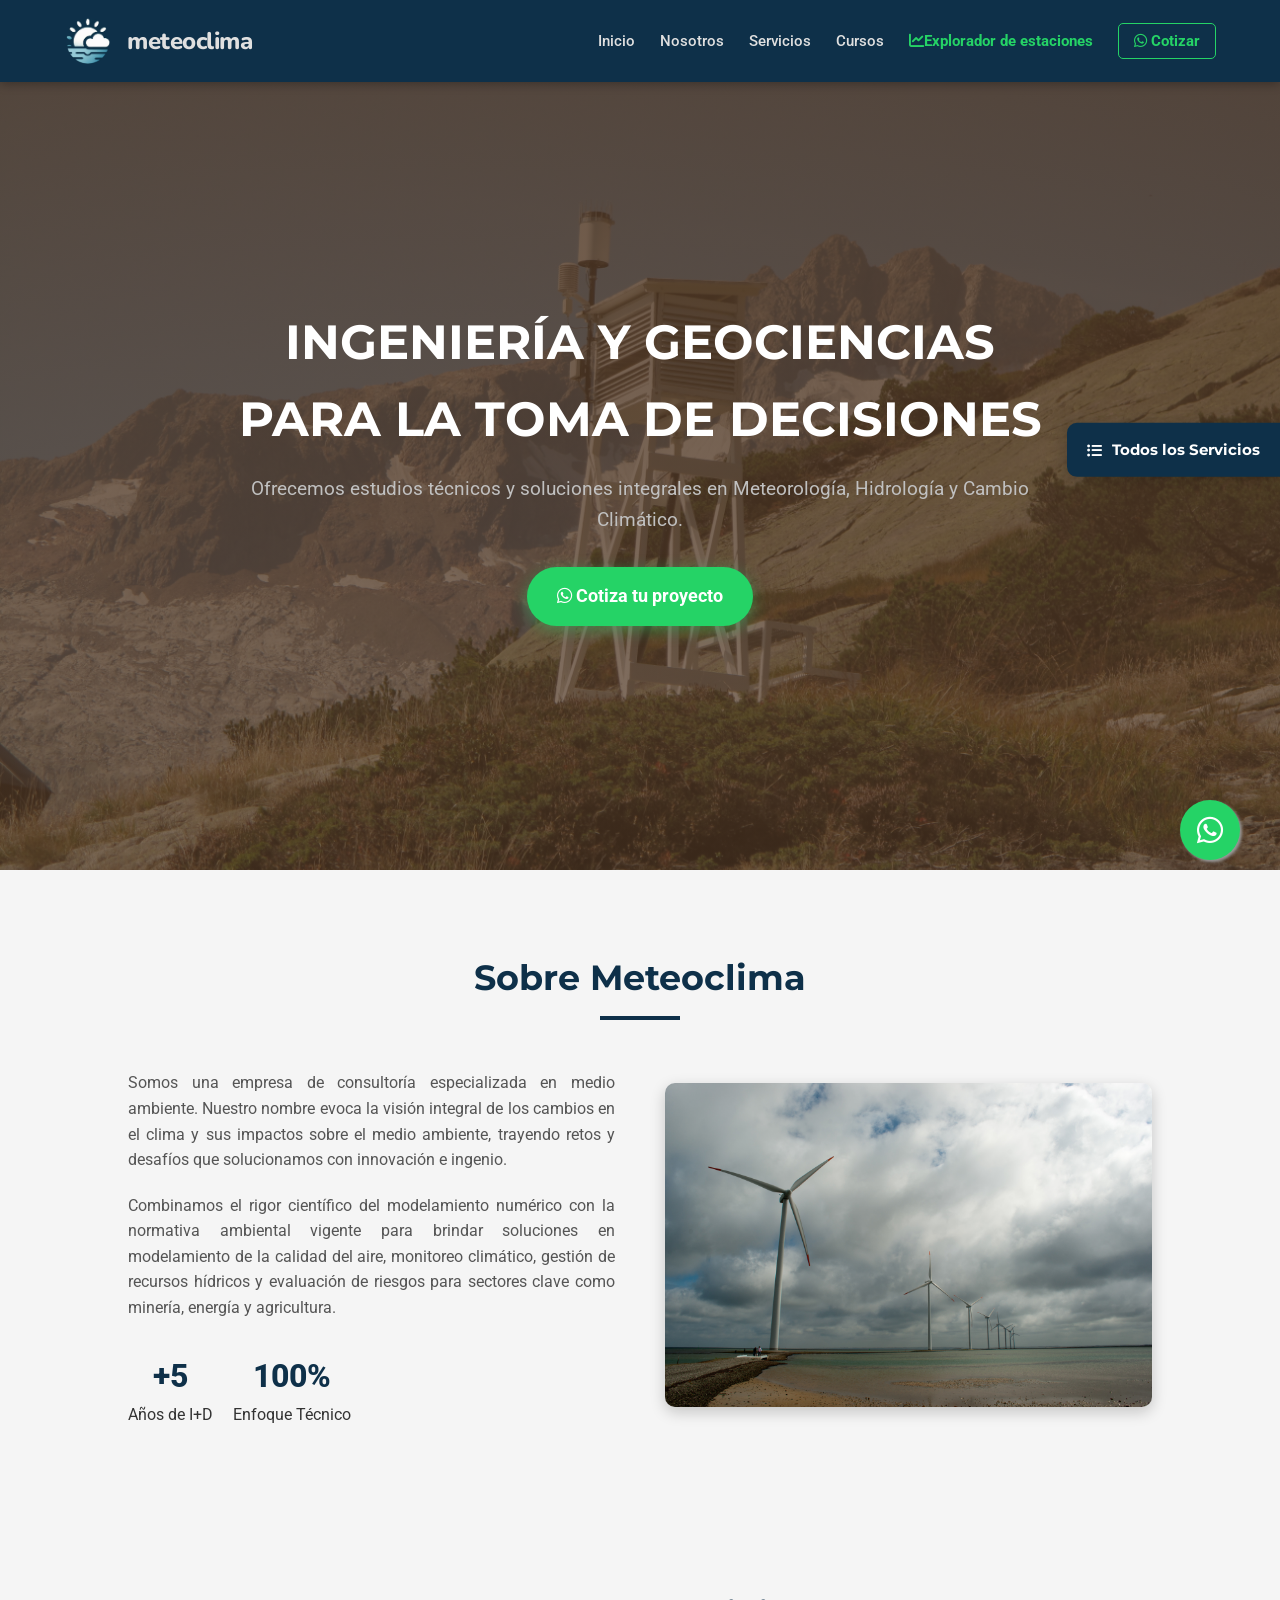
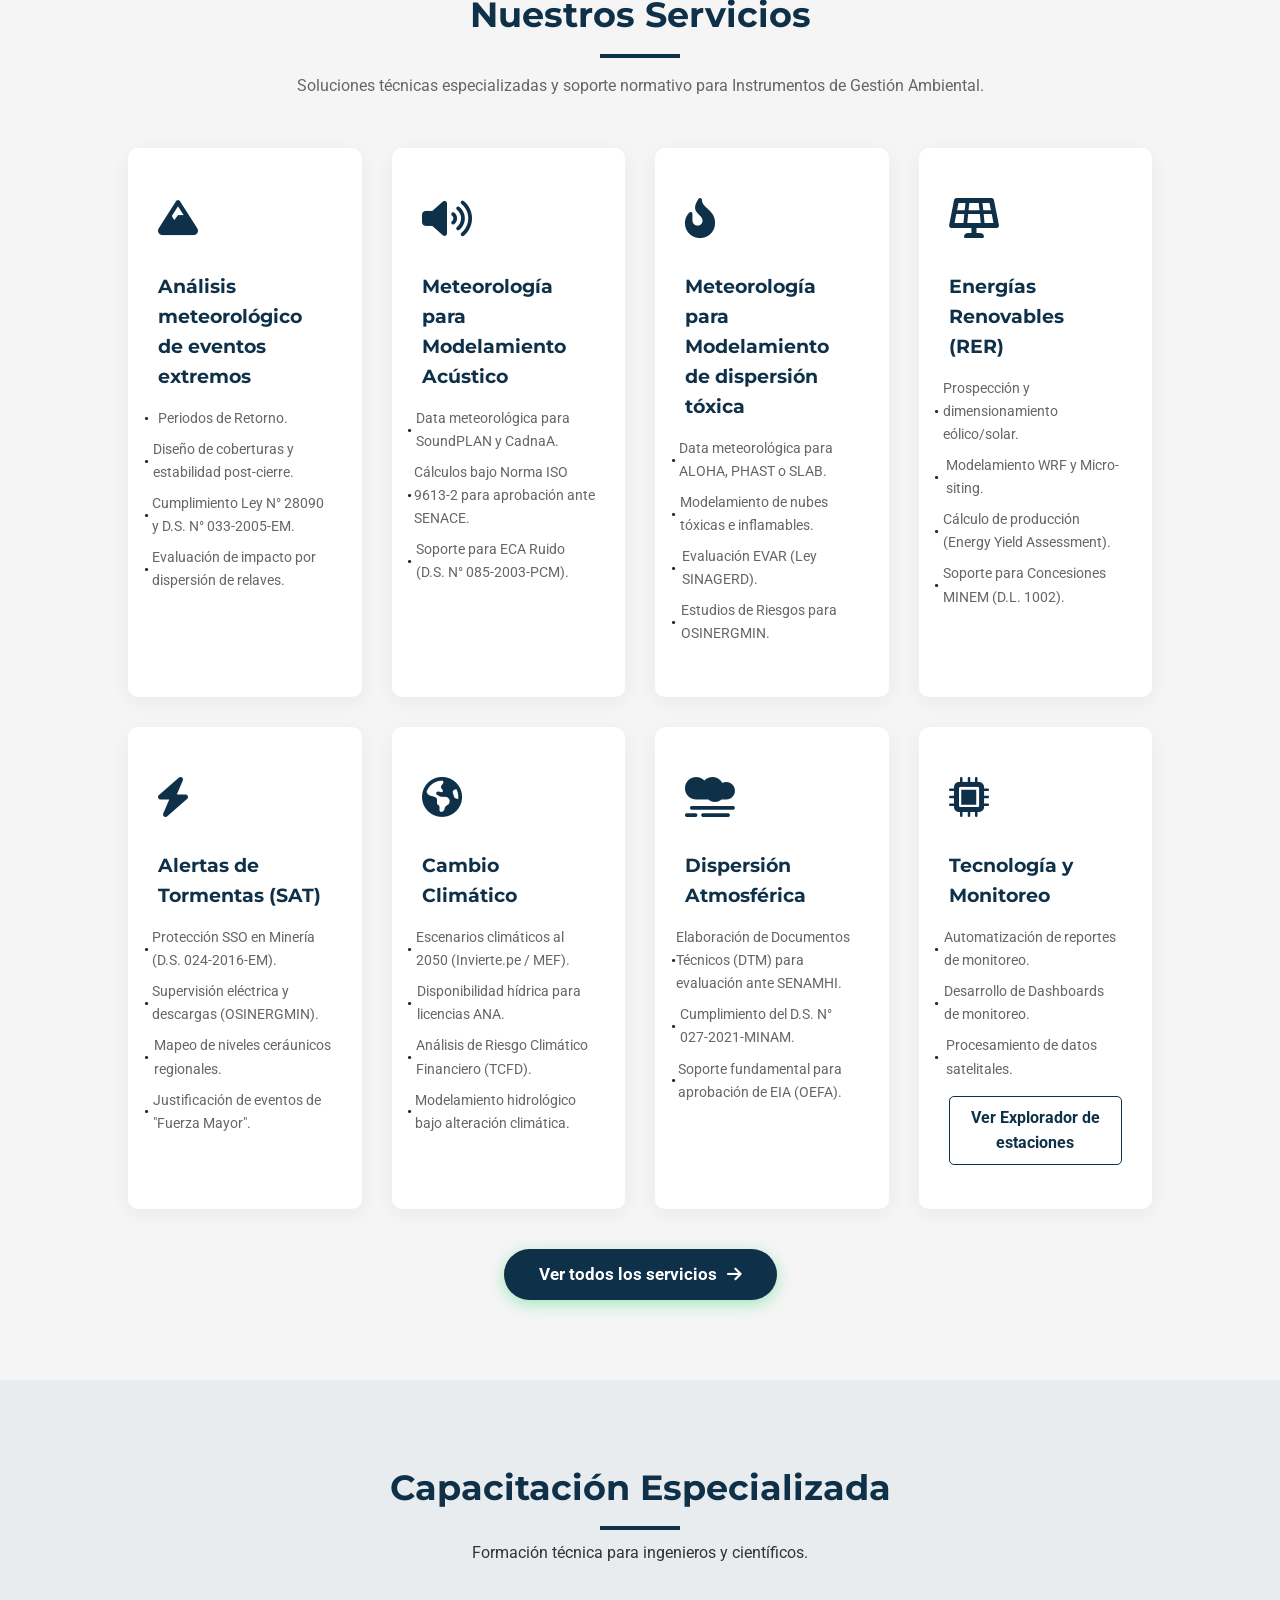
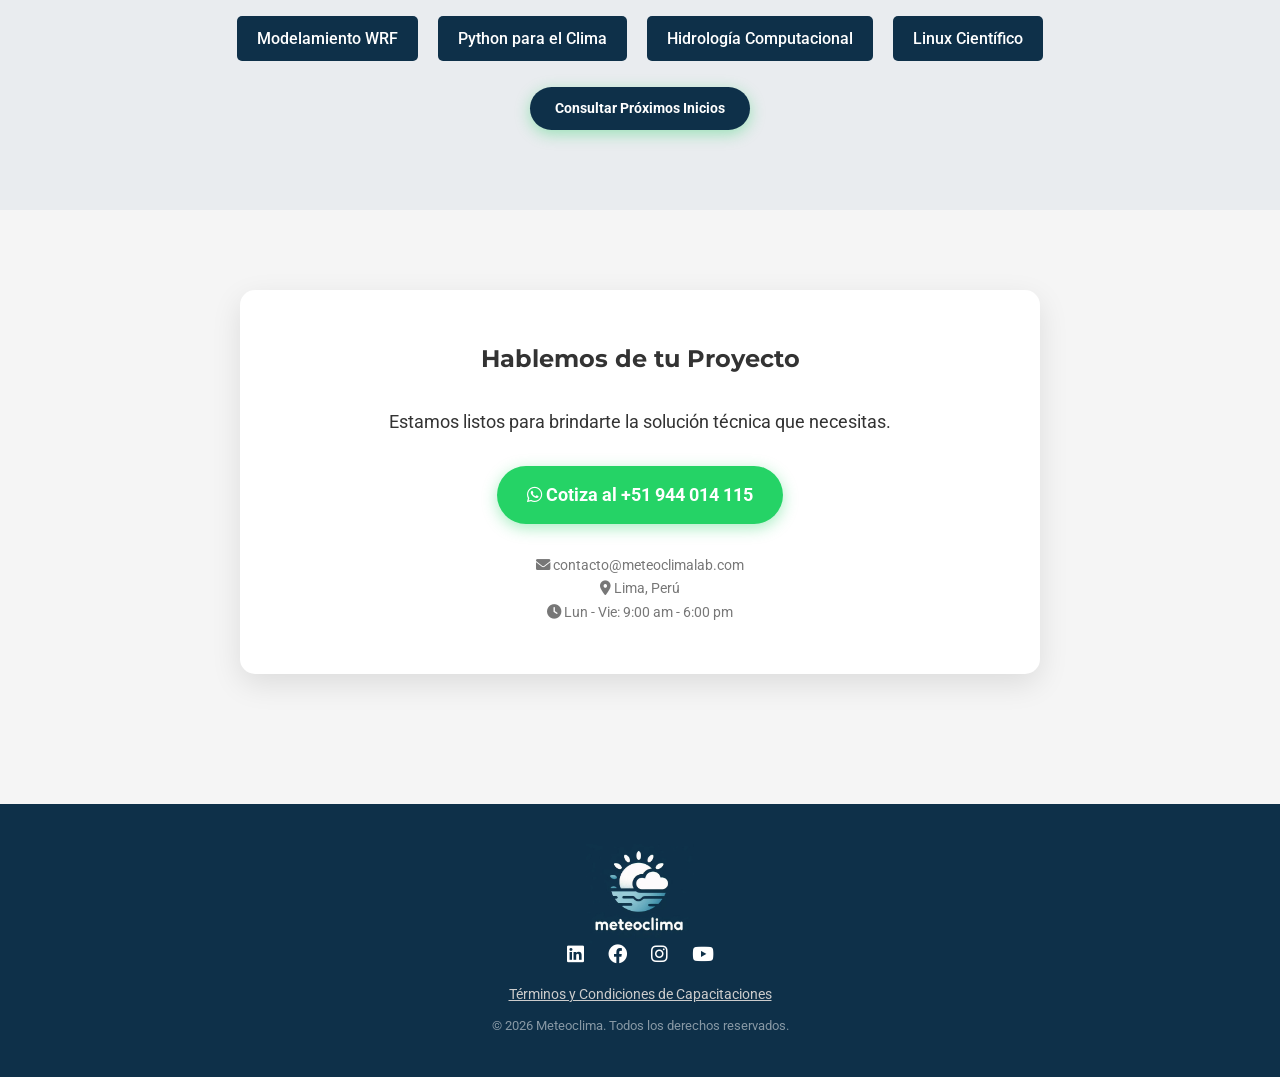
<file: index.html>
<!DOCTYPE html>
<html lang="es">
<head>
    <meta charset="UTF-8">
    <meta name="viewport" content="width=device-width, initial-scale=1.0">
    <meta name="description" content="Consultora Meteoclima - Soluciones en Meteorología, Climatología, Hidrología y Medio Ambiente.">
    <title>Meteoclima</title>
    <link rel="icon" type="image/svg+xml" href="static/img/favicon.svg">
    <link href="https://fonts.googleapis.com/css2?family=Roboto:wght@300;400;700&family=Montserrat:wght@400;600;800&display=swap" rel="stylesheet">
    <link rel="stylesheet" href="https://cdnjs.cloudflare.com/ajax/libs/font-awesome/6.0.0/css/all.min.css">
    <link rel="stylesheet" href="static/css/styles.css">
    <script src="static/js/index.js" defer></script>
</head>
<body>

  <header>
          <div class="logo-container">
              <a href="#inicio" style="display: contents; text-decoration: none;">
                  <img src="static/img/logo.svg" alt="Logo Meteoclima" class="logo-img">
                  <span class="brand-name" style="color: var(--text-light);">meteoclima
              </a>
          </div>
          <nav>
              <ul>
                  <li><a href="#inicio">Inicio</a></li>
                  <li><a href="#nosotros">Nosotros</a></li>
                  <li><a href="#servicios">Servicios</a></li>
                  <li><a href="#capacitacion">Cursos</a></li>
                  <!--<li><a href="tools/monitoreo-enso.html" style="color: var(--whatsapp-green); font-weight: bold;"><i class="fas fa-chart-line"></i> Dashboard ENSO</a></li>-->
                  <li><a href="tools/station-availability.html" style="color: var(--whatsapp-green); font-weight: bold;"><i class="fas fa-chart-line"></i>Explorador de estaciones</a></li>
                  <li><a href="https://wa.me/51944014115" class="cta-header"><i class="fab fa-whatsapp"></i> Cotizar</a></li>
              </ul>
          </nav>
      </header>

    <section id="inicio" class="hero">
        <div class="hero-content">
            <h1>Ingeniería y Geociencias<br>para la Toma de Decisiones</h1>
            <p>Ofrecemos estudios técnicos y soluciones integrales en Meteorología, Hidrología y Cambio Climático.</p>
            <a href="https://wa.me/51944014115?text=Hola,%20me%20interesa%20una%20cotización%20de%20sus%20servicios" class="btn-main">
                <i class="fab fa-whatsapp"></i> Cotiza tu proyecto
            </a>
        </div>
    </section>

    <section id="nosotros" class="section">
        <div class="section-title">
            <h2>Sobre Meteoclima</h2>
            <div class="line"></div>
        </div>
        <div class="about-grid">
            <div class="about-text">
                <p>Somos una empresa de consultoría especializada en medio ambiente. Nuestro nombre evoca la visión integral de los cambios en el clima y sus impactos sobre el medio ambiente, trayendo retos  y desafíos que solucionamos con innovación e ingenio.</p>
                <p>Combinamos el rigor científico del modelamiento numérico con la normativa ambiental vigente para brindar soluciones en modelamiento de la calidad del aire, monitoreo climático, gestión de recursos hídricos y evaluación de riesgos para sectores clave como minería, energía y agricultura.</p>
                <div class="stats">
                    <div class="stat-item">
                        <div class="stat-number">+5</div>
                        <div>Años de I+D</div>
                    </div>
                    <div class="stat-item">
                        <div class="stat-number">100%</div>
                        <div>Enfoque Técnico</div>
                    </div>
                </div>
            </div>
            <div class="about-image">
                <img src="static/img/hero_bg2.jpg" alt="Andes Peruanos" style="width: 100%; border-radius: 10px; box-shadow: 0 5px 15px rgba(0,0,0,0.2);">
            </div>
        </div>
    </section>

    <section id="servicios" class="section">
        <div class="section-title">
            <h2>Nuestros Servicios</h2>
            <div class="line"></div>
            <p style="margin-top:15px; color:#666;">Soluciones técnicas especializadas y soporte normativo para Instrumentos de Gestión Ambiental.</p>
        </div>

        <div class="services-grid">

            <div class="service-card">
                <div class="icon-box"><i class="fas fa-mountain"></i></div>
                <h3>Análisis meteorológico de eventos extremos</h3>
                <ul>
                    <li>Periodos de Retorno.</li>
                    <li>Diseño de coberturas y estabilidad post-cierre.</li>
                    <li>Cumplimiento Ley N° 28090 y D.S. N° 033-2005-EM.</li>
                    <li>Evaluación de impacto por dispersión de relaves.</li>
                </ul>
            </div>

            <div class="service-card">
                <div class="icon-box"><i class="fas fa-volume-up"></i></div>
                <h3>Meteorología para Modelamiento Acústico</h3>
                <ul>
                    <li>Data meteorológica para SoundPLAN y CadnaA.</li>
                    <li>Cálculos bajo Norma ISO 9613-2 para aprobación ante SENACE.</li>
                    <li>Soporte para ECA Ruido (D.S. N° 085-2003-PCM).</li>
                </ul>
            </div>

            <div class="service-card">
                <div class="icon-box"><i class="fas fa-fire-alt"></i></div>
                <h3>Meteorología para Modelamiento de dispersión tóxica</h3>
                <ul>
                    <li>Data meteorológica para ALOHA, PHAST o SLAB.</li>
                    <li>Modelamiento de nubes tóxicas e inflamables.</li>
                    <li>Evaluación EVAR (Ley SINAGERD).</li>
                    <li>Estudios de Riesgos para OSINERGMIN.</li>
                </ul>
            </div>

            <div class="service-card">
                <div class="icon-box"><i class="fas fa-solar-panel"></i></div>
                <h3>Energías Renovables (RER)</h3>
                <ul>
                    <li>Prospección y dimensionamiento eólico/solar.</li>
                    <li>Modelamiento WRF y Micro-siting.</li>
                    <li>Cálculo de producción (Energy Yield Assessment).</li>
                    <li>Soporte para Concesiones MINEM (D.L. 1002).</li>
                </ul>
            </div>

            <div class="service-card">
                <div class="icon-box"><i class="fas fa-bolt"></i></div>
                <h3>Alertas de Tormentas (SAT)</h3>
                <ul>
                    <li>Protección SSO en Minería (D.S. 024-2016-EM).</li>
                    <li>Supervisión eléctrica y descargas (OSINERGMIN).</li>
                    <li>Mapeo de niveles ceráunicos regionales.</li>
                    <li>Justificación de eventos de "Fuerza Mayor".</li>
                </ul>
            </div>

            <div class="service-card">
                <div class="icon-box"><i class="fas fa-globe-americas"></i></div>
                <h3>Cambio Climático</h3>
                <ul>
                    <li>Escenarios climáticos al 2050 (Invierte.pe / MEF).</li>
                    <li>Disponibilidad hídrica para licencias ANA.</li>
                    <li>Análisis de Riesgo Climático Financiero (TCFD).</li>
                    <li>Modelamiento hidrológico bajo alteración climática.</li>
                </ul>
            </div>

            <div class="service-card">
                <div class="icon-box"><i class="fas fa-smog"></i></div>
                <h3>Dispersión Atmosférica</h3>
                <ul>
                    <li>Elaboración de Documentos Técnicos (DTM) para evaluación ante SENAMHI.</li>
                    <li>Cumplimiento del D.S. N° 027-2021-MINAM.</li>
                    <li>Soporte fundamental para aprobación de EIA (OEFA).</li>
                </ul>
            </div>

            <div class="service-card">
                <div class="icon-box"><i class="fas fa-microchip"></i></div>
                <h3>Tecnología y Monitoreo</h3>
                <ul>
                    <li>Automatización de reportes de monitoreo.</li>
                    <li>Desarrollo de Dashboards de monitoreo.</li>
                    <li>Procesamiento de datos satelitales.</li>
                </ul>
                <!--<a href="tools/monitoreo-enso.html" class="cta-header" style="display: block; text-align: center; margin-top: 15px; border-color: var(--brand-dark); color: var(--brand-dark);">
                    Ver Monitoreo ENSO-->
                <a href="tools/station-availability.html" class="cta-header" style="display: block; text-align: center; margin-top: 15px; border-color: var(--brand-dark); color: var(--brand-dark);">
                        Ver Explorador de estaciones
                </a>
            </div>

        </div>

        <div style="text-align: center; margin-top: 40px;">
            <a href="services/" class="btn-main btn-dark" style="padding: 12px 35px; font-size: 1.05rem; display: inline-flex; align-items: center; gap: 10px;">
                Ver todos los servicios <i class="fas fa-arrow-right"></i>
            </a>
        </div>

    </section>

    <section id="capacitacion" class="section training">
        <div class="section-title">
            <h2>Capacitación Especializada</h2>
            <div class="line"></div>
            <p style="margin-top:10px;">Formación técnica para ingenieros y científicos.</p>
        </div>
        <div class="course-list">
            <div class="course-badge">Modelamiento WRF</div>
            <div class="course-badge">Python para el Clima</div>
            <div class="course-badge">Hidrología Computacional</div>
            <div class="course-badge">Linux Científico</div>
        </div>
        <br>
        <a href="https://wa.me/51944014115?text=Quiero%20información%20sobre%20los%20cursos%20de%20capacitación" class="btn-main btn-dark" style="font-size: 0.9rem; padding: 10px 25px;">
            Consultar Próximos Inicios
        </a>
    </section>

    <section id="contacto" class="section">
        <div class="contact-container">
            <h2>Hablemos de tu Proyecto</h2>
            <p class="contact-info">
                Estamos listos para brindarte la solución técnica que necesitas. <br>
            </p>

            <a href="https://wa.me/51944014115?text=Hola%20Consultora%20Meteoclima,%20deseo%20una%20asesoría" class="btn-main">
                <i class="fab fa-whatsapp"></i> Cotiza al +51 944 014 115
            </a>

            <div style="margin-top: 30px; font-size: 0.9rem; color: #777;">
                <p><i class="fas fa-envelope"></i> contacto@meteoclimalab.com</p>
                <p><i class="fas fa-map-marker-alt"></i> Lima, Perú</p>
                <p><i class="fas fa-clock"></i> Lun - Vie: 9:00 am - 6:00 pm</p>
            </div>
        </div>
    </section>

    <footer>
            <span class="footer-logo" style="display: block; margin-bottom: -15px;"><img src="static/img/logo.jpg" alt="Meteoclima" style="height: 100px;"></span>
            <div class="social-links" style="margin-top: 0px;">
              <a href="https://www.linkedin.com/company/meteoclimalab" target="_blank"><i class="fab fa-linkedin"></i></a>
              <a href="https://www.facebook.com/meteoclimalab" target="_blank"><i class="fab fa-facebook"></i></a>
              <a href="https://www.instagram.com/meteoclimalab" target="_blank"><i class="fab fa-instagram"></i></a>
              <a href="https://www.youtube.com/@meteoclimalab" target="_blank"><i class="fab fa-youtube"></i></a>
            </div>

            <div style="margin-top: 10px;">
                <a href="terminos.html" style="color: #ccc; font-size: 0.85rem; text-decoration: underline; transition: color 0.3s;">Términos y Condiciones de Capacitaciones</a>
            </div>

            <p style="margin-top: 10px; font-size: 0.8rem; opacity: 0.5;">
                &copy; 2026 Meteoclima. Todos los derechos reservados.
            </p>
    </footer>

    <a href="services/" class="float-services" id="btn-float-services">
        <i class="fas fa-list-ul"></i> <span>Todos los Servicios</span>
    </a>

    <a href="https://wa.me/51944014115?text=Hola,%20quisiera%20más%20información" class="float-wa" target="_blank">
        <i class="fab fa-whatsapp"></i>
    </a>

    <script>
        document.addEventListener("DOMContentLoaded", function() {
            const serviciosSection = document.getElementById("servicios");
            const btnFloatServices = document.getElementById("btn-float-services");

            if (serviciosSection && btnFloatServices) {
                const observer = new IntersectionObserver((entries) => {
                    entries.forEach(entry => {
                        if (entry.isIntersecting) {
                            btnFloatServices.classList.add("hidden");
                        } else {
                            btnFloatServices.classList.remove("hidden");
                        }
                    });
                }, {
                    threshold: 0.1
                });

                observer.observe(serviciosSection);
            }
        });
    </script>
</body>
</html>
</file>
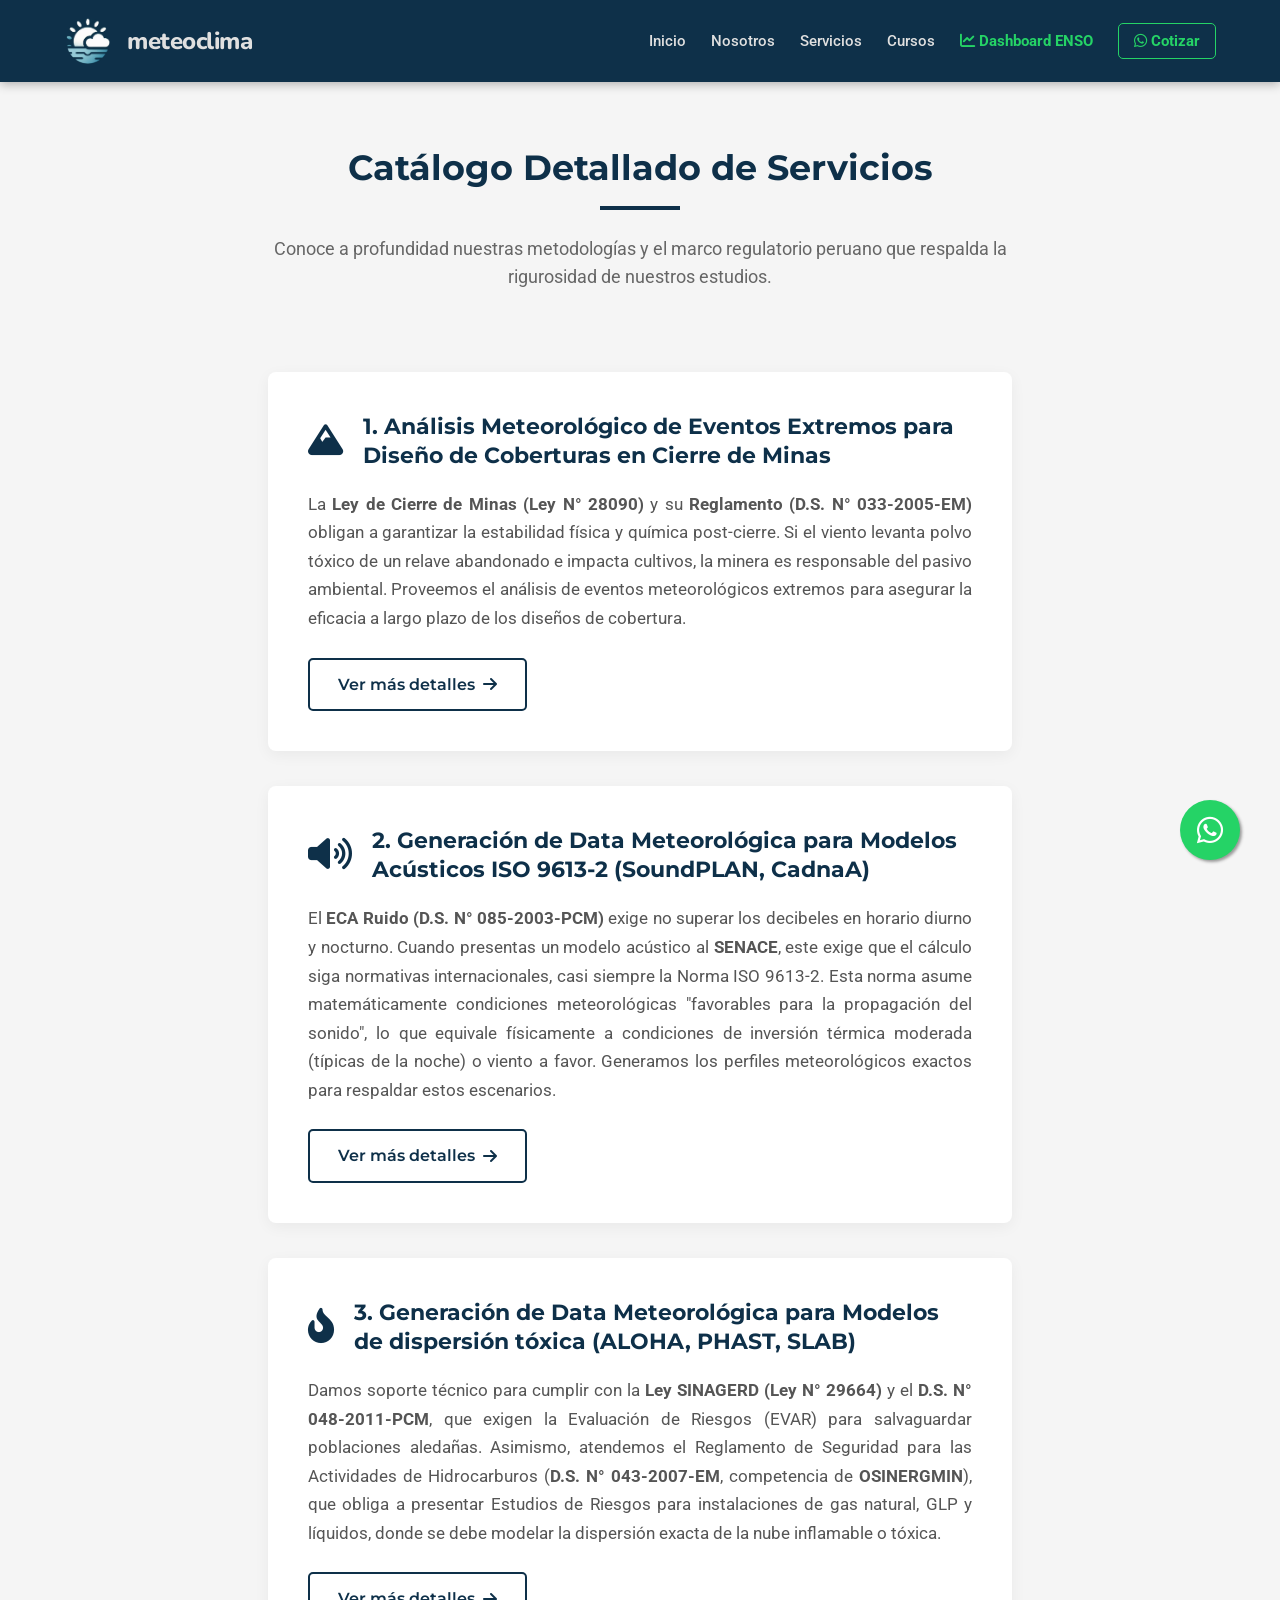
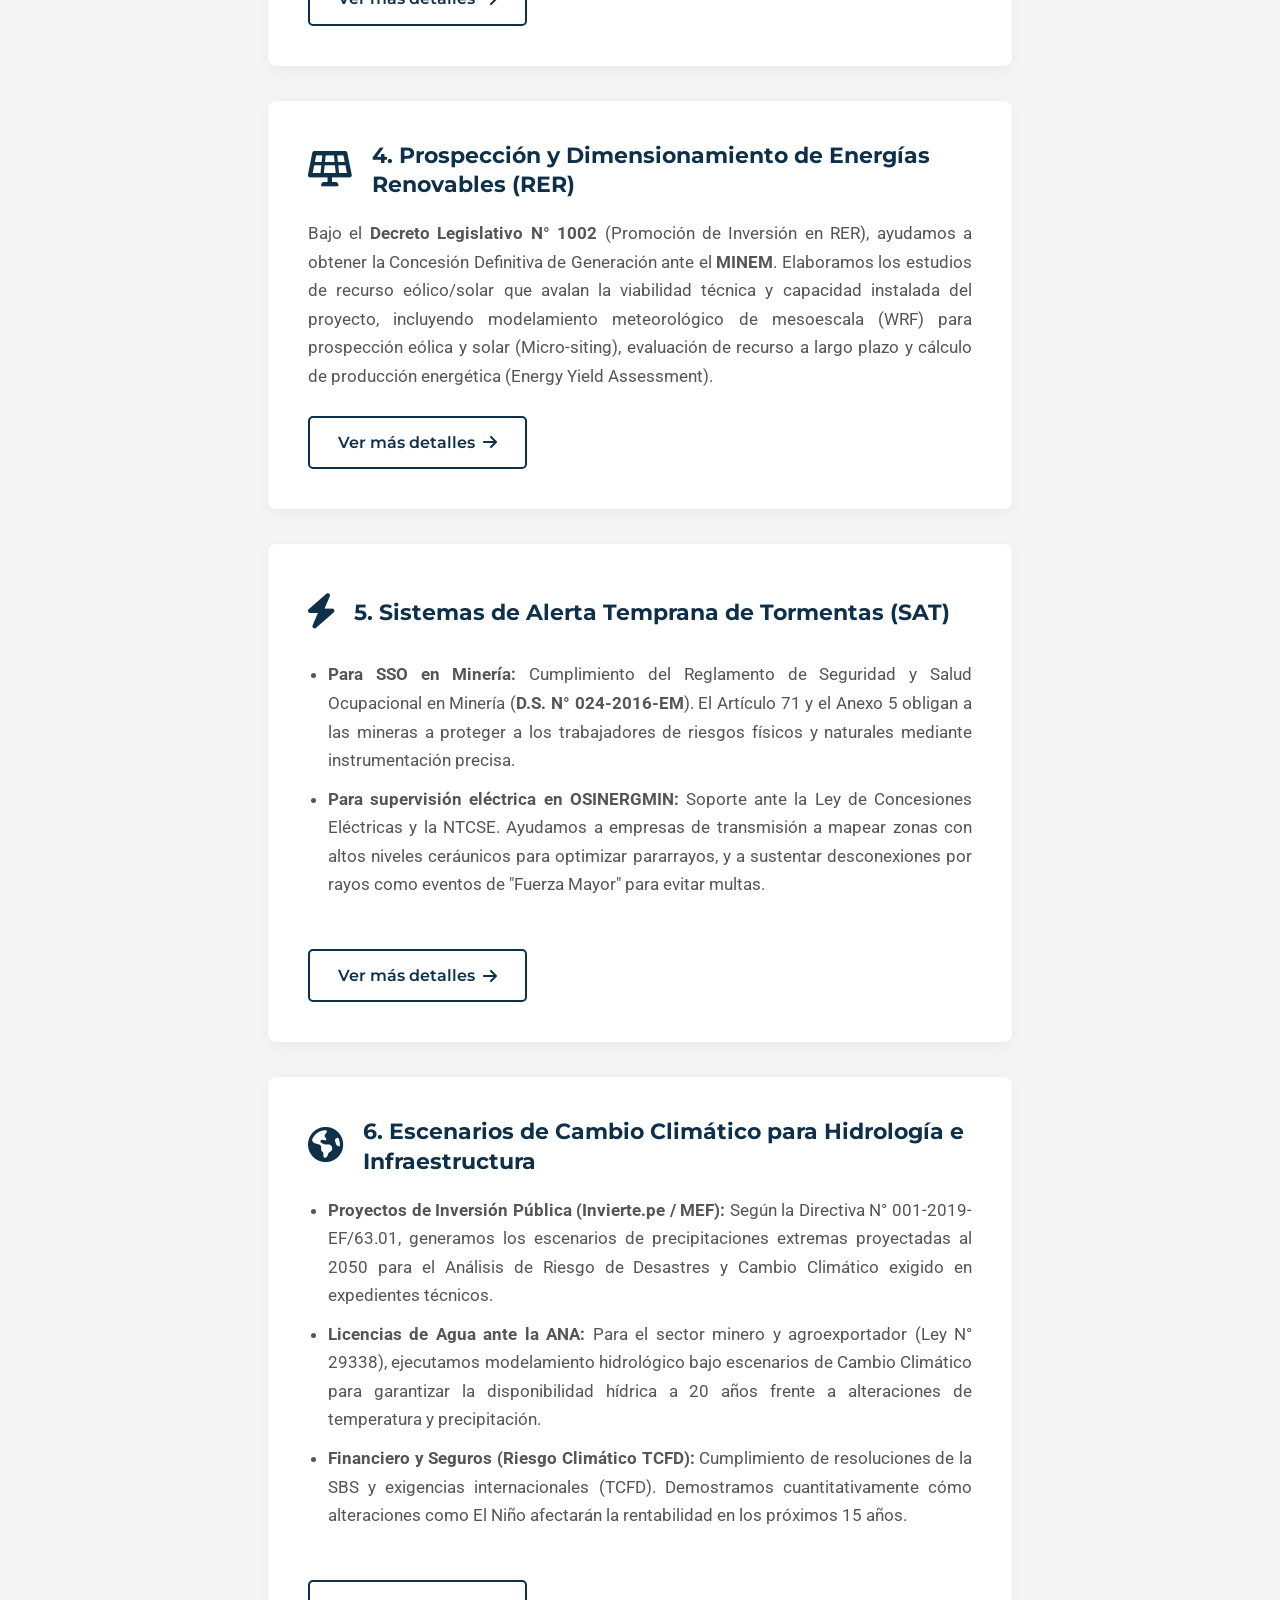
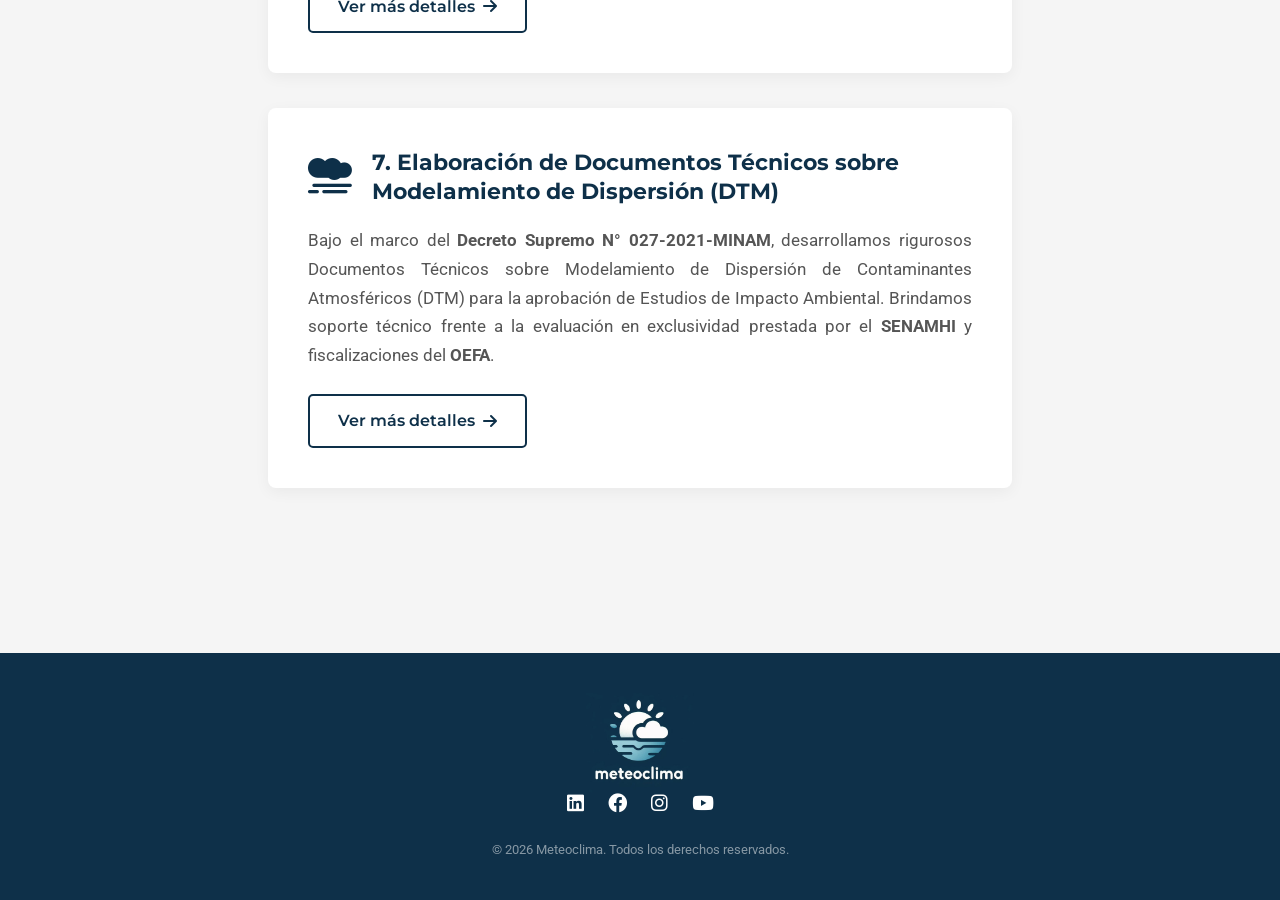
<file: services/index.html>
<!DOCTYPE html>
<html lang="es">
<head>
    <meta charset="UTF-8">
    <meta name="viewport" content="width=device-width, initial-scale=1.0">
    <meta name="description" content="Catálogo detallado de servicios en Meteorología, Climatología, Dispersión Atmosférica e Hidrología para Instrumentos de Gestión Ambiental.">
    <title>Meteoclima</title>

    <link rel="icon" type="image/svg+xml" href="../static/img/favicon.svg">
    <link href="https://fonts.googleapis.com/css2?family=Roboto:wght@300;400;700&family=Montserrat:wght@400;600;800&display=swap" rel="stylesheet">
    <link rel="stylesheet" href="https://cdnjs.cloudflare.com/ajax/libs/font-awesome/6.0.0/css/all.min.css">

    <link rel="stylesheet" href="../static/css/styles.css">
    <script src="../static/js/index.js" defer></script>
</head>
<body>

  <header>
          <div class="logo-container">
              <a href="../" style="display: contents; text-decoration: none;">
                  <img src="../static/img/logo.svg" alt="Logo Meteoclima" class="logo-img">
                  <span class="brand-name" style="color: var(--text-light);">meteoclima
              </a>
          </div>
          <nav>
              <ul>
                  <li><a href="../">Inicio</a></li>
                  <li><a href="../#nosotros">Nosotros</a></li>
                  <li><a href="../services/">Servicios</a></li>
                  <li><a href="../#capacitacion">Cursos</a></li>
                  <li><a href="../monitoreo-enso.html" style="color: var(--whatsapp-green); font-weight: bold;"><i class="fas fa-chart-line"></i> Dashboard ENSO</a></li>
                  <li><a href="https://wa.me/51944014115" class="cta-header" target="_blank"><i class="fab fa-whatsapp"></i> Cotizar</a></li>
              </ul>
          </nav>
      </header>

    <main style="padding-top: 80px;">

        <section class="catalog-header">
            <div class="section-title" style="margin-bottom: 0;">
                <h2>Catálogo Detallado de Servicios</h2>
                <div class="line"></div>
                <p class="catalog-subtitle">
                    Conoce a profundidad nuestras metodologías y el marco regulatorio peruano que respalda la rigurosidad de nuestros estudios.
                </p>
            </div>
        </section>

        <section id="servicios-detalle" class="section catalog-container">
            <div class="services-list">

                <div class="service-detail-item">
                    <div class="service-detail-title">
                        <div class="icon-box"><i class="fas fa-mountain"></i></div>
                        <h3>1. Análisis Meteorológico de Eventos Extremos para Diseño de Coberturas en Cierre de Minas</h3>
                    </div>
                    <p>La <strong>Ley de Cierre de Minas (Ley N° 28090)</strong> y su <strong>Reglamento (D.S. N° 033-2005-EM)</strong> obligan a garantizar la estabilidad física y química post-cierre. Si el viento levanta polvo tóxico de un relave abandonado e impacta cultivos, la minera es responsable del pasivo ambiental. Proveemos el análisis de eventos meteorológicos extremos para asegurar la eficacia a largo plazo de los diseños de cobertura.</p>
                    <a href="#" class="btn-outline">Ver más detalles <i class="fas fa-arrow-right"></i></a>
                </div>

                <div class="service-detail-item">
                    <div class="service-detail-title">
                        <div class="icon-box"><i class="fas fa-volume-up"></i></div>
                        <h3>2. Generación de Data Meteorológica para Modelos Acústicos ISO 9613-2 (SoundPLAN, CadnaA)</h3>
                    </div>
                    <p>El <strong>ECA Ruido (D.S. N° 085-2003-PCM)</strong> exige no superar los decibeles en horario diurno y nocturno. Cuando presentas un modelo acústico al <strong>SENACE</strong>, este exige que el cálculo siga normativas internacionales, casi siempre la Norma ISO 9613-2. Esta norma asume matemáticamente condiciones meteorológicas "favorables para la propagación del sonido", lo que equivale físicamente a condiciones de inversión térmica moderada (típicas de la noche) o viento a favor. Generamos los perfiles meteorológicos exactos para respaldar estos escenarios.</p>
                    <a href="#" class="btn-outline">Ver más detalles <i class="fas fa-arrow-right"></i></a>
                </div>

                <div class="service-detail-item">
                    <div class="service-detail-title">
                        <div class="icon-box"><i class="fas fa-fire-alt"></i></div>
                        <h3>3. Generación de Data Meteorológica para Modelos de dispersión tóxica (ALOHA, PHAST, SLAB)</h3>
                    </div>
                    <p>Damos soporte técnico para cumplir con la <strong>Ley SINAGERD (Ley N° 29664)</strong> y el <strong>D.S. N° 048-2011-PCM</strong>, que exigen la Evaluación de Riesgos (EVAR) para salvaguardar poblaciones aledañas. Asimismo, atendemos el Reglamento de Seguridad para las Actividades de Hidrocarburos (<strong>D.S. N° 043-2007-EM</strong>, competencia de <strong>OSINERGMIN</strong>), que obliga a presentar Estudios de Riesgos para instalaciones de gas natural, GLP y líquidos, donde se debe modelar la dispersión exacta de la nube inflamable o tóxica.</p>
                    <a href="#" class="btn-outline">Ver más detalles <i class="fas fa-arrow-right"></i></a>
                </div>

                <div class="service-detail-item">
                    <div class="service-detail-title">
                        <div class="icon-box"><i class="fas fa-solar-panel"></i></div>
                        <h3>4. Prospección y Dimensionamiento de Energías Renovables (RER)</h3>
                    </div>
                    <p>Bajo el <strong>Decreto Legislativo N° 1002</strong> (Promoción de Inversión en RER), ayudamos a obtener la Concesión Definitiva de Generación ante el <strong>MINEM</strong>. Elaboramos los estudios de recurso eólico/solar que avalan la viabilidad técnica y capacidad instalada del proyecto, incluyendo modelamiento meteorológico de mesoescala (WRF) para prospección eólica y solar (Micro-siting), evaluación de recurso a largo plazo y cálculo de producción energética (Energy Yield Assessment).</p>
                    <a href="#" class="btn-outline">Ver más detalles <i class="fas fa-arrow-right"></i></a>
                </div>

                <div class="service-detail-item">
                    <div class="service-detail-title">
                        <div class="icon-box"><i class="fas fa-bolt"></i></div>
                        <h3>5. Sistemas de Alerta Temprana de Tormentas (SAT)</h3>
                    </div>
                    <ul>
                        <li><strong>Para SSO en Minería:</strong> Cumplimiento del Reglamento de Seguridad y Salud Ocupacional en Minería (<strong>D.S. N° 024-2016-EM</strong>). El Artículo 71 y el Anexo 5 obligan a las mineras a proteger a los trabajadores de riesgos físicos y naturales mediante instrumentación precisa.</li>
                        <li><strong>Para supervisión eléctrica en OSINERGMIN:</strong> Soporte ante la Ley de Concesiones Eléctricas y la NTCSE. Ayudamos a empresas de transmisión a mapear zonas con altos niveles ceráunicos para optimizar pararrayos, y a sustentar desconexiones por rayos como eventos de "Fuerza Mayor" para evitar multas.</li>
                    </ul>
                    <a href="#" class="btn-outline">Ver más detalles <i class="fas fa-arrow-right"></i></a>
                </div>

                <div class="service-detail-item">
                    <div class="service-detail-title">
                        <div class="icon-box"><i class="fas fa-globe-americas"></i></div>
                        <h3>6. Escenarios de Cambio Climático para Hidrología e Infraestructura</h3>
                    </div>
                    <ul>
                        <li><strong>Proyectos de Inversión Pública (Invierte.pe / MEF):</strong> Según la Directiva N° 001-2019-EF/63.01, generamos los escenarios de precipitaciones extremas proyectadas al 2050 para el Análisis de Riesgo de Desastres y Cambio Climático exigido en expedientes técnicos.</li>
                        <li><strong>Licencias de Agua ante la ANA:</strong> Para el sector minero y agroexportador (Ley N° 29338), ejecutamos modelamiento hidrológico bajo escenarios de Cambio Climático para garantizar la disponibilidad hídrica a 20 años frente a alteraciones de temperatura y precipitación.</li>
                        <li><strong>Financiero y Seguros (Riesgo Climático TCFD):</strong> Cumplimiento de resoluciones de la SBS y exigencias internacionales (TCFD). Demostramos cuantitativamente cómo alteraciones como El Niño afectarán la rentabilidad en los próximos 15 años.</li>
                    </ul>
                    <a href="#" class="btn-outline">Ver más detalles <i class="fas fa-arrow-right"></i></a>
                </div>

                <div class="service-detail-item">
                    <div class="service-detail-title">
                        <div class="icon-box"><i class="fas fa-smog"></i></div>
                        <h3>7. Elaboración de Documentos Técnicos sobre Modelamiento de Dispersión (DTM)</h3>
                    </div>
                    <p>Bajo el marco del <strong>Decreto Supremo N° 027-2021-MINAM</strong>, desarrollamos rigurosos Documentos Técnicos sobre Modelamiento de Dispersión de Contaminantes Atmosféricos (DTM) para la aprobación de Estudios de Impacto Ambiental. Brindamos soporte técnico frente a la evaluación en exclusividad prestada por el <strong>SENAMHI</strong> y fiscalizaciones del <strong>OEFA</strong>.</p>
                    <a href="dtm.html" class="btn-outline">Ver más detalles <i class="fas fa-arrow-right"></i></a>
                </div>

            </div>
        </section>
    </main>

    <footer>
            <span class="footer-logo" style="display: block; margin-bottom: -15px;"><img src="../static/img/logo.jpg" alt="Meteoclima" style="height: 100px;"></span>
            <div class="social-links" style="margin-top: 0px;">
                <a href="https://www.linkedin.com/company/meteoclimalab" target="_blank"><i class="fab fa-linkedin"></i></a>
                <a href="https://www.facebook.com/meteoclimalab" target="_blank"><i class="fab fa-facebook"></i></a>
                <a href="https://www.instagram.com/meteoclimalab" target="_blank"><i class="fab fa-instagram"></i></a>
                <a href="https://www.youtube.com/@meteoclimalab" target="_blank"><i class="fab fa-youtube"></i></a>
            </div>
            <p style="margin-top: 20px; font-size: 0.8rem; opacity: 0.5;">
                &copy; 2026 Meteoclima. Todos los derechos reservados.
            </p>
        </footer>

    <a href="https://wa.me/51944014115?text=Hola,%20quisiera%20más%20información" class="float-wa" target="_blank">
        <i class="fab fa-whatsapp"></i>
    </a>

</body>
</html>
</file>
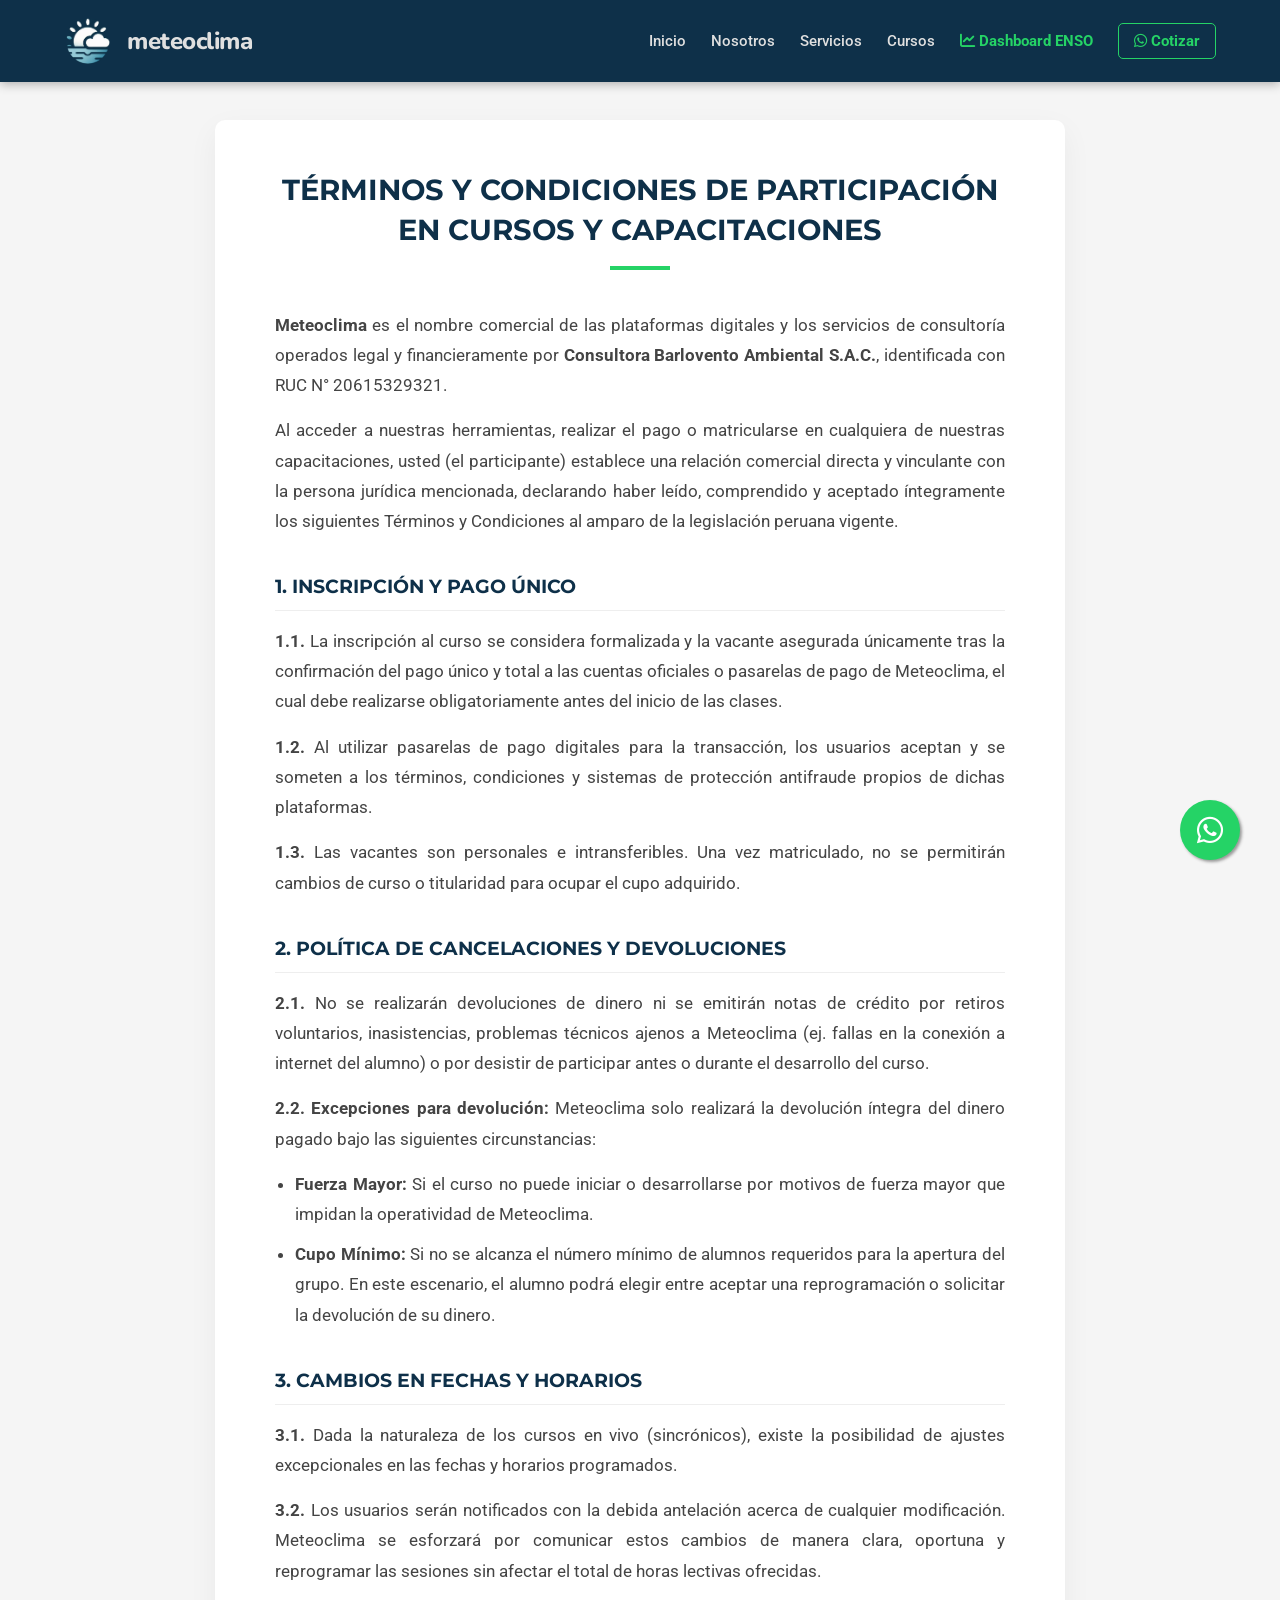
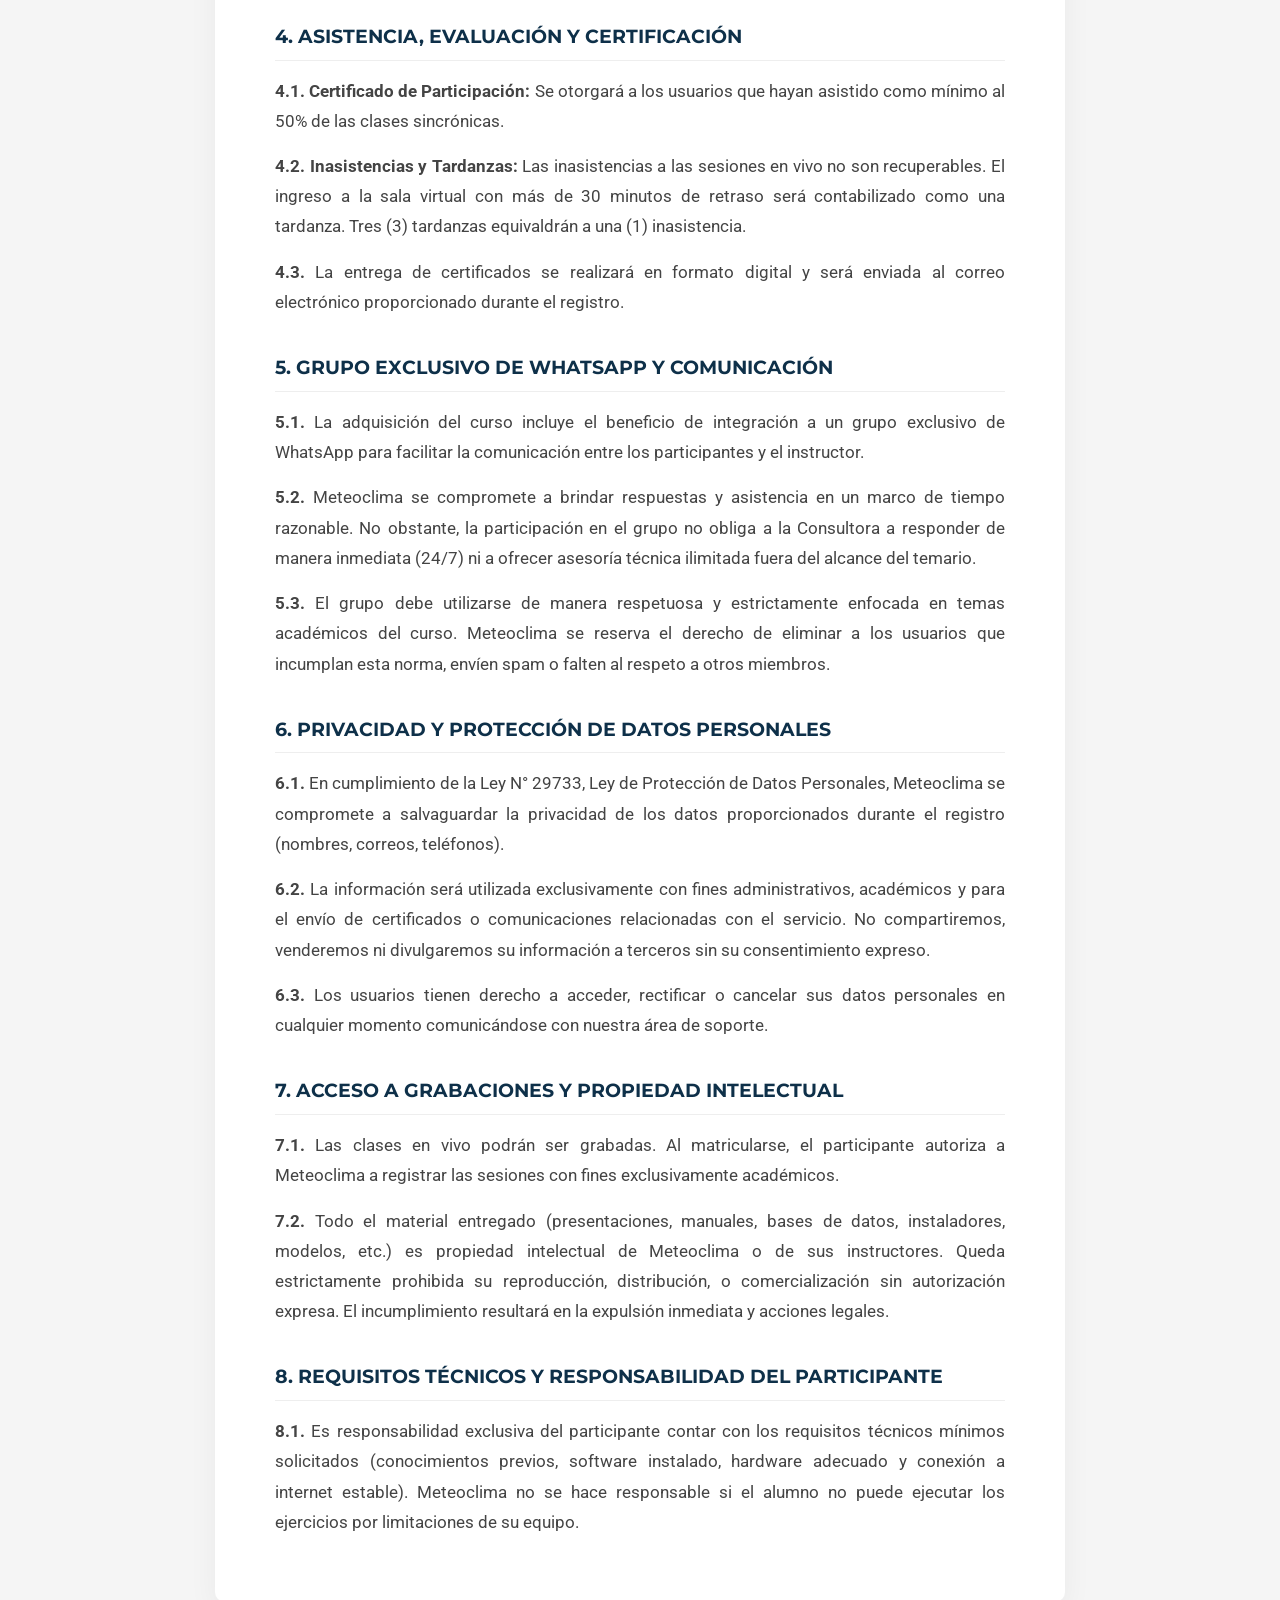
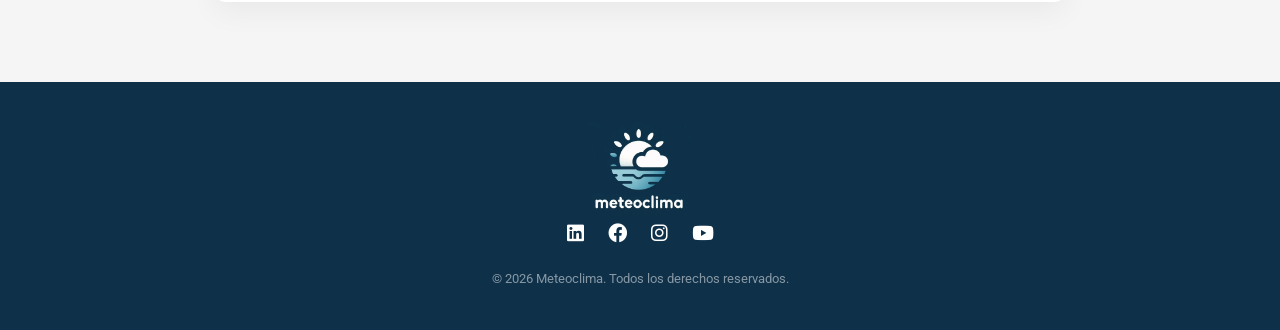
<file: terminos.html>
<!DOCTYPE html>
<html lang="es">
<head>
    <meta charset="UTF-8">
    <meta name="viewport" content="width=device-width, initial-scale=1.0">
    <meta name="description" content="Términos y Condiciones de Participación en Cursos y Capacitaciones - Consultora Meteoclima.">
    <title>Meteoclima</title>

    <link rel="icon" type="image/svg+xml" href="static/img/favicon.svg">
    <link href="https://fonts.googleapis.com/css2?family=Roboto:wght@300;400;700&family=Montserrat:wght@400;600;800&display=swap" rel="stylesheet">
    <link rel="stylesheet" href="https://cdnjs.cloudflare.com/ajax/libs/font-awesome/6.0.0/css/all.min.css">

    <link rel="stylesheet" href="static/css/styles.css">

    <style>
        body {
            background-color: var(--brand-light);
        }
        .legal-container {
            max-width: 850px;
            margin: 120px auto 80px auto; /* Espacio para el header fijo */
            background: #ffffff;
            padding: 50px 60px;
            border-radius: 10px;
            box-shadow: 0 10px 30px rgba(0,0,0,0.05);
        }

        .legal-header {
            text-align: center;
            margin-bottom: 40px;
        }

        .legal-header h1 {
            color: var(--brand-dark);
            font-size: 1.8rem;
            line-height: 1.4;
            margin-bottom: 15px;
        }

        .legal-header .line {
            height: 4px;
            width: 60px;
            background-color: var(--whatsapp-green);
            margin: 0 auto;
        }

        .legal-container h2 {
            color: var(--brand-dark);
            font-size: 1.2rem;
            margin-top: 35px;
            margin-bottom: 15px;
            border-bottom: 1px solid #eee;
            padding-bottom: 8px;
        }

        .legal-container p {
            color: #444;
            font-size: 1.05rem;
            line-height: 1.8;
            margin-bottom: 15px;
            text-align: justify;
        }

        .legal-container ul {
            padding-left: 20px;
            margin-bottom: 15px;
        }

        .legal-container li {
            color: #444;
            font-size: 1.05rem;
            line-height: 1.8;
            margin-bottom: 10px;
            text-align: justify;
        }

        @media (max-width: 768px) {
            .legal-container {
                margin: 100px 15px 40px 15px;
                padding: 30px 20px;
            }
            .legal-header h1 {
                font-size: 1.5rem;
            }
        }
    </style>
</head>
<body>

    <header>
        <div class="logo-container">
            <a href="index.html#inicio" style="display: contents; text-decoration: none;">
                <img src="static/img/logo.svg" alt="Logo Meteoclima" class="logo-img">
                <span class="brand-name" style="color: var(--text-light);">meteoclima
            </a>
        </div>
        <nav>
            <ul>
                <li><a href="index.html#inicio">Inicio</a></li>
                <li><a href="index.html#nosotros">Nosotros</a></li>
                <li><a href="services/">Servicios</a></li>
                <li><a href="index.html#capacitacion">Cursos</a></li>
                <li><a href="monitoreo-enso.html" style="color: var(--whatsapp-green); font-weight: bold;"><i class="fas fa-chart-line"></i> Dashboard ENSO</a></li>
                <li><a href="https://wa.me/51944014115" class="cta-header"><i class="fab fa-whatsapp"></i> Cotizar</a></li>
            </ul>
        </nav>
    </header>

    <main class="legal-container">
        <div class="legal-header">
            <h1>TÉRMINOS Y CONDICIONES DE PARTICIPACIÓN EN CURSOS Y CAPACITACIONES</h1>
            <div class="line"></div>
        </div>

        <p><strong>Meteoclima</strong> es el nombre comercial de las plataformas digitales y los servicios de consultoría operados legal y financieramente por <strong>Consultora Barlovento Ambiental S.A.C.</strong>, identificada con RUC N° 20615329321.</p>

        <p>Al acceder a nuestras herramientas, realizar el pago o matricularse en cualquiera de nuestras capacitaciones, usted (el participante) establece una relación comercial directa y vinculante con la persona jurídica mencionada, declarando haber leído, comprendido y aceptado íntegramente los siguientes Términos y Condiciones al amparo de la legislación peruana vigente.</p>

        <h2>1. INSCRIPCIÓN Y PAGO ÚNICO</h2>
        <p><strong>1.1.</strong> La inscripción al curso se considera formalizada y la vacante asegurada únicamente tras la confirmación del pago único y total a las cuentas oficiales o pasarelas de pago de Meteoclima, el cual debe realizarse obligatoriamente antes del inicio de las clases.</p>
        <p><strong>1.2.</strong> Al utilizar pasarelas de pago digitales para la transacción, los usuarios aceptan y se someten a los términos, condiciones y sistemas de protección antifraude propios de dichas plataformas.</p>
        <p><strong>1.3.</strong> Las vacantes son personales e intransferibles. Una vez matriculado, no se permitirán cambios de curso o titularidad para ocupar el cupo adquirido.</p>

        <h2>2. POLÍTICA DE CANCELACIONES Y DEVOLUCIONES</h2>
        <p><strong>2.1.</strong> No se realizarán devoluciones de dinero ni se emitirán notas de crédito por retiros voluntarios, inasistencias, problemas técnicos ajenos a Meteoclima (ej. fallas en la conexión a internet del alumno) o por desistir de participar antes o durante el desarrollo del curso.</p>
        <p><strong>2.2. Excepciones para devolución:</strong> Meteoclima solo realizará la devolución íntegra del dinero pagado bajo las siguientes circunstancias:</p>
        <ul>
            <li><strong>Fuerza Mayor:</strong> Si el curso no puede iniciar o desarrollarse por motivos de fuerza mayor que impidan la operatividad de Meteoclima.</li>
            <li><strong>Cupo Mínimo:</strong> Si no se alcanza el número mínimo de alumnos requeridos para la apertura del grupo. En este escenario, el alumno podrá elegir entre aceptar una reprogramación o solicitar la devolución de su dinero.</li>
        </ul>

        <h2>3. CAMBIOS EN FECHAS Y HORARIOS</h2>
        <p><strong>3.1.</strong> Dada la naturaleza de los cursos en vivo (sincrónicos), existe la posibilidad de ajustes excepcionales en las fechas y horarios programados.</p>
        <p><strong>3.2.</strong> Los usuarios serán notificados con la debida antelación acerca de cualquier modificación. Meteoclima se esforzará por comunicar estos cambios de manera clara, oportuna y reprogramar las sesiones sin afectar el total de horas lectivas ofrecidas.</p>

        <h2>4. ASISTENCIA, EVALUACIÓN Y CERTIFICACIÓN</h2>
        <p><strong>4.1. Certificado de Participación:</strong> Se otorgará a los usuarios que hayan asistido como mínimo al 50% de las clases sincrónicas.</p>
        <p><strong>4.2. Inasistencias y Tardanzas:</strong> Las inasistencias a las sesiones en vivo no son recuperables. El ingreso a la sala virtual con más de 30 minutos de retraso será contabilizado como una tardanza. Tres (3) tardanzas equivaldrán a una (1) inasistencia.</p>
        <p><strong>4.3.</strong> La entrega de certificados se realizará en formato digital y será enviada al correo electrónico proporcionado durante el registro.</p>

        <h2>5. GRUPO EXCLUSIVO DE WHATSAPP Y COMUNICACIÓN</h2>
        <p><strong>5.1.</strong> La adquisición del curso incluye el beneficio de integración a un grupo exclusivo de WhatsApp para facilitar la comunicación entre los participantes y el instructor.</p>
        <p><strong>5.2.</strong> Meteoclima se compromete a brindar respuestas y asistencia en un marco de tiempo razonable. No obstante, la participación en el grupo no obliga a la Consultora a responder de manera inmediata (24/7) ni a ofrecer asesoría técnica ilimitada fuera del alcance del temario.</p>
        <p><strong>5.3.</strong> El grupo debe utilizarse de manera respetuosa y estrictamente enfocada en temas académicos del curso. Meteoclima se reserva el derecho de eliminar a los usuarios que incumplan esta norma, envíen spam o falten al respeto a otros miembros.</p>

        <h2>6. PRIVACIDAD Y PROTECCIÓN DE DATOS PERSONALES</h2>
        <p><strong>6.1.</strong> En cumplimiento de la Ley N° 29733, Ley de Protección de Datos Personales, Meteoclima se compromete a salvaguardar la privacidad de los datos proporcionados durante el registro (nombres, correos, teléfonos).</p>
        <p><strong>6.2.</strong> La información será utilizada exclusivamente con fines administrativos, académicos y para el envío de certificados o comunicaciones relacionadas con el servicio. No compartiremos, venderemos ni divulgaremos su información a terceros sin su consentimiento expreso.</p>
        <p><strong>6.3.</strong> Los usuarios tienen derecho a acceder, rectificar o cancelar sus datos personales en cualquier momento comunicándose con nuestra área de soporte.</p>

        <h2>7. ACCESO A GRABACIONES Y PROPIEDAD INTELECTUAL</h2>
        <p><strong>7.1.</strong> Las clases en vivo podrán ser grabadas. Al matricularse, el participante autoriza a Meteoclima a registrar las sesiones con fines exclusivamente académicos.</p>
        <p><strong>7.2.</strong> Todo el material entregado (presentaciones, manuales, bases de datos, instaladores, modelos, etc.) es propiedad intelectual de Meteoclima o de sus instructores. Queda estrictamente prohibida su reproducción, distribución, o comercialización sin autorización expresa. El incumplimiento resultará en la expulsión inmediata y acciones legales.</p>

        <h2>8. REQUISITOS TÉCNICOS Y RESPONSABILIDAD DEL PARTICIPANTE</h2>
        <p><strong>8.1.</strong> Es responsabilidad exclusiva del participante contar con los requisitos técnicos mínimos solicitados (conocimientos previos, software instalado, hardware adecuado y conexión a internet estable). Meteoclima no se hace responsable si el alumno no puede ejecutar los ejercicios por limitaciones de su equipo.</p>
    </main>

    <footer>
        <span class="footer-logo" style="display: block; margin-bottom: -15px;"><img src="static/img/logo.jpg" alt="Meteoclima" style="height: 100px;"></span>
        <div class="social-links" style="margin-top: 0px;">
          <a href="https://www.linkedin.com/company/meteoclimalab" target="_blank"><i class="fab fa-linkedin"></i></a>
          <a href="https://www.facebook.com/meteoclimalab" target="_blank"><i class="fab fa-facebook"></i></a>
          <a href="https://www.instagram.com/meteoclimalab" target="_blank"><i class="fab fa-instagram"></i></a>
          <a href="https://www.youtube.com/@meteoclimalab" target="_blank"><i class="fab fa-youtube"></i></a>
        </div>
        <p style="margin-top: 20px; font-size: 0.8rem; opacity: 0.5;">
            &copy; 2026 Meteoclima. Todos los derechos reservados.
        </p>
    </footer>

    <a href="https://wa.me/51944014115?text=Hola,%20he%20leído%20los%20términos%20y%20deseo%20inscribirme%20a%20un%20curso" class="float-wa" target="_blank">
        <i class="fab fa-whatsapp"></i>
    </a>

</body>
</html>
</file>
<file: static/css/styles.css>
@import url("https://fonts.googleapis.com/css2?family=Nunito:wght@700;800&display=swap");
:root {
    /* Colores de Branding */
    --brand-dark: #0E3049; /* Azul Medianoche (Fondo Logo) */
    --brand-light: #F5F5F5; /* Blanco Humo (Fondo Body) */
    --text-main: #333333;
    --text-light: #E0E0E0;
    --accent-silver: #C0C0C0;
    --whatsapp-green: #25D366;
    --whatsapp-dark: #128C7E;
}

* {
    margin: 0;
    padding: 0;
    box-sizing: border-box;
}

body {
    font-family: 'Roboto', sans-serif;
    background-color: var(--brand-light);
    color: var(--text-main);
    line-height: 1.6;
}

h1, h2, h3 {
    font-family: 'Montserrat', sans-serif;
}

a {
    text-decoration: none;
}

/* --- HEADER & NAV --- */
header {
    background-color: var(--brand-dark);
    color: white;
    padding: 1rem 5%;
    position: fixed;
    width: 100%;
    top: 0;
    z-index: 1000;
    box-shadow: 0 2px 10px rgba(0,0,0,0.3);
    display: flex;
    justify-content: space-between;
    align-items: center;
}

.logo-container {
    display: flex;
    align-items: center;
    gap: 15px; /* <--- ESTE GAP CONTROLA EL ESPACIO */
}

.logo-img {
    height: 50px;
    width: auto;
    border-radius: 50%;
    padding: 2px;
    /* BORRA EL margin-right: 15px; SI LO HABÍAS PUESTO AQUÍ */
}

.brand-name {
    font-family: 'Nunito', sans-serif;
    font-size: 1.5rem;
    font-weight: 800; /* Extra negrita para darle peso de logo */
    color: var(--text-light); /* O el color que ya tuvieras */
    letter-spacing: -0.5px; /* Las fuentes de logo suelen estar más juntas */
}

nav ul {
    display: flex;
    list-style: none;
    gap: 25px;
}

nav a {
    color: var(--text-light);
    font-weight: 500;
    font-size: 0.95rem;
    transition: color 0.3s;
}

nav a:hover {
    color: var(--accent-silver);
}

.cta-header {
    background-color: transparent;
    border: 1px solid var(--whatsapp-green);
    color: var(--whatsapp-green);
    padding: 8px 15px;
    border-radius: 5px;
    font-weight: bold;
    transition: all 0.3s;
}

.cta-header:hover {
    background-color: var(--whatsapp-green);
    color: white;
}

/* --- HERO SECTION --- */
.hero {
            /* Fondo con gradiente oscuro y tu imagen local */
            /* Reemplaza 'mi_imagen_local.jpg' con la ruta real de tu archivo */
            background: linear-gradient(rgba(80, 55, 35, 0.85), rgba(80, 55, 35, 0.7)), url('../img/hero_bg.jpg');
            /* Esta es la clave: asegura que la imagen cubra todo el contenedor */
            background-size: cover;

            /* Centra la imagen para que el recorte sea equilibrado */
            background-position: center;

            /* Evita que se repita si la imagen es pequeña */
            background-repeat: no-repeat;

            height: 90vh;
            display: flex;
            align-items: center;
            justify-content: center;
            text-align: center;
            color: white;
            padding: 0 20px;
            margin-top: 60px;
        }

.hero-content h1 {
    font-size: 3rem;
    margin-bottom: 1rem;
    text-transform: uppercase;
}

.hero-content p {
    font-size: 1.2rem;
    max-width: 800px;
    margin: 0 auto 2rem auto;
    color: var(--accent-silver);
}

.btn-main {
    background-color: var(--whatsapp-green);
    color: white;
    padding: 15px 30px;
    font-size: 1.1rem;
    border-radius: 50px;
    font-weight: bold;
    box-shadow: 0 4px 15px rgba(37, 211, 102, 0.4);
    transition: transform 0.3s;
    display: inline-block;
}

.btn-main:hover {
    transform: translateY(-3px);
    background-color: var(--whatsapp-dark);
}

/* --- SECTIONS GENERAL --- */
.section {
    padding: 80px 10%;
}

.section-title {
    text-align: center;
    margin-bottom: 50px;
}

.section-title h2 {
    font-size: 2.2rem;
    color: var(--brand-dark);
    margin-bottom: 10px;
}

.section-title .line {
    width: 80px;
    height: 4px;
    background-color: var(--brand-dark);
    margin: 0 auto;
}

/* --- NOSOTROS --- */
.about-grid {
    display: grid;
    grid-template-columns: 1fr 1fr;
    gap: 50px;
    align-items: center;
}

.about-text p {
    margin-bottom: 20px;
    color: #555;
    text-align: justify;
}

.stats {
    display: flex;
    gap: 20px;
    margin-top: 30px;
}

.stat-item {
    text-align: center;
}

.stat-number {
    font-size: 2rem;
    font-weight: 800;
    color: var(--brand-dark);
}

/* --- SERVICIOS ---
.services-grid {
    display: grid;
    grid-template-columns: repeat(auto-fit, minmax(280px, 1fr));
    gap: 30px;
}*/

.service-card {
    background: white;
    padding: 40px 30px;
    border-radius: 10px;
    box-shadow: 0 5px 20px rgba(0,0,0,0.05);
    transition: transform 0.3s, border-bottom 0.3s;
    border-bottom: 4px solid transparent;
}

.service-card:hover {
    transform: translateY(-10px);
    border-bottom: 4px solid var(--brand-dark);
}

.icon-box {
    font-size: 2.5rem;
    color: var(--brand-dark);
    margin-bottom: 20px;
}

.service-card h3 {
    margin-bottom: 15px;
    color: var(--brand-dark);
}

.service-card ul {
    list-style: none;
    padding-left: 0;
}

.service-card li {
    margin-bottom: 8px;
    font-size: 0.9rem;
    color: #666;
    display: flex;
    align-items: center;
}

.service-card li::before {
    content: "\2022";
    color: var(--brand-dark);
    font-weight: bold;
    display: inline-block;
    width: 1em;
    margin-left: -1em;
}

/* --- CAPACITACION --- */
.training {
    background-color: #e9ecef; /* Un gris un poco más oscuro para diferenciar */
    text-align: center;
}

.course-list {
    display: flex;
    flex-wrap: wrap;
    justify-content: center;
    gap: 20px;
    margin-top: 30px;
}

.course-badge {
    background: var(--brand-dark);
    color: white;
    padding: 10px 20px;
    border-radius: 5px;
    font-weight: 500;
}

/* --- CONTACTO --- */
.contact-container {
    text-align: center;
    background: white;
    padding: 50px;
    border-radius: 15px;
    box-shadow: 0 10px 30px rgba(0,0,0,0.1);
    max-width: 800px;
    margin: 0 auto;
}

.contact-info {
    margin: 30px 0;
    font-size: 1.1rem;
}

/* --- FOOTER --- */
footer {
    background-color: var(--brand-dark);
    color: white;
    text-align: center;
    padding: 40px 0;
    margin-top: 50px;
}

.footer-logo {
    font-size: 1.5rem;
    font-weight: bold;
    margin-bottom: 10px;
    display: block;
}

.social-links a {
    color: white;
    margin: 0 10px;
    font-size: 1.2rem;
    transition: color 0.3s;
}

.social-links a:hover {
    color: var(--whatsapp-green);
}

/* --- FLOATING WHATSAPP --- */
.float-wa {
    position: fixed;
    width: 60px;
    height: 60px;
    bottom: 40px;
    right: 40px;
    background-color: var(--whatsapp-green);
    color: #FFF;
    border-radius: 50px;
    text-align: center;
    font-size: 30px;
    box-shadow: 2px 2px 3px #999;
    z-index: 100;
    display: flex;
    align-items: center;
    justify-content: center;
    transition: transform 0.3s;
}

.float-wa:hover {
    transform: scale(1.1);
    background-color: var(--whatsapp-dark);
}

/* --- RESPONSIVE --- */
@media (max-width: 768px) {
    nav ul {
        display: none; /* Simplificado para este demo. En producción usar JS toggle */
    }

    .hero-content h1 {
        font-size: 2rem;
    }

    .about-grid {
        grid-template-columns: 1fr;
    }
}

.services-grid {
    display: grid !important;
    grid-template-columns: repeat(4, 1fr) !important;
    gap: 30px;
}

/* Adaptabilidad para pantallas medianas (Tablets) */
@media (max-width: 1200px) {
    .services-grid {
        grid-template-columns: repeat(2, 1fr) !important;
    }
}

/* Adaptabilidad para móviles */
@media (max-width: 768px) {
    .services-grid {
        grid-template-columns: 1fr !important;
    }
}

/* ==========================================================
   ESTILOS PARA PÁGINAS INTERNAS DE SERVICIOS (/services/)
   ========================================================== */

/* === DISEÑO INNOVADOR DEL HERO SECTION === */
.service-hero {
    position: relative;
    background: linear-gradient(135deg, var(--brand-dark, #1A1A2E) 0%, #2A2A5A 50%, #1F1F3A 100%);
    color: #ffffff;
    padding: 160px 20px 120px;
    text-align: center;
    overflow: hidden;
    z-index: 1;
}

.service-hero::before {
    content: '';
    position: absolute;
    top: 0; left: 0; right: 0; bottom: 0;
    background-image:
        linear-gradient(rgba(255, 255, 255, 0.04) 1px, transparent 1px),
        linear-gradient(90deg, rgba(255, 255, 255, 0.04) 1px, transparent 1px);
    background-size: 40px 40px;
    z-index: -1;
    pointer-events: none;
}

.service-hero h1 {
    font-family: 'Montserrat', sans-serif;
    font-size: 3rem;
    font-weight: 800;
    margin-bottom: 25px;
    color: #ffffff;
    line-height: 1.2;
    text-shadow: 0px 4px 15px rgba(0,0,0,0.3);
    max-width: 900px;
    margin-left: auto;
    margin-right: auto;
}

.service-hero h1 span.highlight {
    color: var(--whatsapp-green, #25D366);
}

.service-hero p.subtitle {
    font-size: 1.2rem;
    max-width: 700px;
    margin: 0 auto;
    color: #EAEAEA;
    font-weight: 300;
    line-height: 1.6;
}

/* Ola separadora */
.custom-shape-divider-bottom {
    position: absolute;
    bottom: 0;
    left: 0;
    width: 100%;
    overflow: hidden;
    line-height: 0;
}
.custom-shape-divider-bottom svg {
    position: relative;
    display: block;
    width: calc(100% + 1.3px);
    height: 60px;
}
.custom-shape-divider-bottom .shape-fill {
    fill: #FFFFFF;
}

/* === CONTENEDORES Y SECCIONES === */
.service-container {
    max-width: 1000px;
    margin: 0 auto;
    padding: 40px 20px 80px;
}

.service-section {
    margin-bottom: 50px;
}

.service-section h2 {
    font-family: 'Montserrat', sans-serif;
    font-size: 1.8rem;
    color: var(--brand-dark, #1A1A2E);
    margin-bottom: 20px;
    border-bottom: 3px solid var(--whatsapp-green, #25D366);
    display: inline-block;
    padding-bottom: 5px;
}

/* FIX: Justificado del texto principal */
.service-section p {
    line-height: 1.7;
    color: #555;
    margin-bottom: 15px;
    font-size: 1.05rem;
    text-align: justify;
}

/* === GRID DE FASES === */
.phase-grid {
    display: grid;
    grid-template-columns: repeat(3, 1fr);
    gap: 25px;
    margin-top: 30px;
}

.phase-card {
    background: #fff;
    border-radius: 8px;
    padding: 30px 25px;
    box-shadow: 0 5px 20px rgba(0,0,0,0.06);
    border-top: 4px solid var(--brand-dark, #1A1A2E);
    transition: transform 0.3s ease, box-shadow 0.3s ease;
}

.phase-card:hover {
    transform: translateY(-8px);
    box-shadow: 0 10px 30px rgba(0,0,0,0.12);
}

.phase-card h3 {
    color: var(--brand-dark, #1A1A2E);
    font-size: 1.25rem;
    margin-bottom: 15px;
    min-height: 55px;
}

/* Clase para el texto introductorio de la tarjeta (no justificado para no verse raro en espacios estrechos) */
p.phase-intro {
    font-size: 0.9rem;
    color: #777;
    margin-bottom: 15px;
    text-align: left;
}

.phase-card ul {
    list-style: none;
    padding: 0;
}

/* FIX: Justificado del texto en las listas */
.phase-card ul li {
    margin-bottom: 15px;
    font-size: 0.95rem;
    color: #555;
    position: relative;
    padding-left: 20px;
    line-height: 1.6;
    text-align: justify;
}

.phase-card ul li::before {
    content: '\f0da';
    font-family: 'Font Awesome 5 Free';
    font-weight: 900;
    position: absolute;
    left: 0;
    color: var(--whatsapp-green, #25D366);
}

/* === FLUJOGRAMA === */
.flow-step {
    display: flex;
    align-items: flex-start;
    margin-bottom: 20px;
    background: #f9f9fc;
    padding: 25px;
    border-radius: 8px;
    border-left: 4px solid var(--brand-dark, #1A1A2E);
    box-shadow: 0 2px 10px rgba(0,0,0,0.02);
}

.flow-icon {
    font-size: 1.8rem;
    color: var(--brand-dark, #1A1A2E);
    margin-right: 25px;
    min-width: 40px;
    text-align: center;
}

.flow-content h4 {
    margin-bottom: 8px;
    color: var(--brand-dark, #1A1A2E);
    font-size: 1.2rem;
}

/* FIX: Párrafos dentro del flujograma (margen reseteado) */
.flow-content p {
    margin: 0;
    font-size: 1rem;
    text-align: justify;
}

/* === TOOL BANNER === */
.tool-banner {
    background: linear-gradient(135deg, var(--brand-dark, #1A1A2E) 0%, #2A2A4A 100%);
    color: white;
    padding: 50px 30px;
    border-radius: 12px;
    text-align: center;
    margin-top: 60px;
    box-shadow: 0 10px 30px rgba(0,0,0,0.15);
}

.tool-banner h2 {
    color: white;
    border-bottom: none;
    margin-bottom: 20px;
}

/* FIX: Texto del banner (se mantiene centrado porque justificarlo aquí se ve mal) */
.tool-banner p {
    color: #eaeaea;
    max-width: 800px;
    margin: 0 auto 30px auto;
    font-size: 1.1rem;
    text-align: center;
}

.btn-tool {
    display: inline-block;
    background-color: var(--whatsapp-green, #25D366);
    color: #fff;
    padding: 16px 35px;
    border-radius: 30px;
    text-decoration: none;
    font-weight: bold;
    font-size: 1.1rem;
    transition: all 0.3s ease;
    box-shadow: 0 4px 15px rgba(37, 211, 102, 0.4);
}

.btn-tool:hover {
    background-color: #1ebe57;
    transform: translateY(-2px);
    box-shadow: 0 6px 20px rgba(37, 211, 102, 0.6);
    color: #fff;
}

/* === RESPONSIVE === */
@media (max-width: 900px) {
    .phase-grid { grid-template-columns: 1fr; }
    .service-hero h1 { font-size: 2.2rem; }
}

/* ==========================================================
   ESTILOS PARA EL CATÁLOGO DE SERVICIOS (/services/index.html)
   ========================================================== */

/* Encabezado del catálogo (Ajuste de espaciado) */
.catalog-header {
    background-color: var(--brand-light);
    text-align: center;
    /* Ajustamos el padding para centrar verticalmente el contenido */
    padding: 60px 20px 40px;
}

.catalog-subtitle {
    margin-top: 25px;
    color: #666;
    max-width: 800px;
    margin-left: auto;
    margin-right: auto;
    font-size: 1.1rem;
    line-height: 1.6;
}

/* Contenedor principal de la lista */
.catalog-container {
    max-width: 1000px;
    margin: 0 auto;
    padding-top: 40px; /* Separación con el header gris */
}

/* Tarjeta de detalle de servicio */
.service-detail-item {
    background: #fff;
    padding: 40px; /* Un poco más de espacio interno */
    border-radius: 8px;
    box-shadow: 0 4px 15px rgba(0,0,0,0.05);
    transition: transform 0.3s ease, box-shadow 0.3s ease;
    margin-bottom: 35px;
    display: flex;
    flex-direction: column;
}

.service-detail-item:hover {
    transform: translateY(-5px);
    box-shadow: 0 8px 25px rgba(0,0,0,0.1);
}

/* Título de la tarjeta y su ícono */
.service-detail-title {
    display: flex;
    align-items: center;
    gap: 20px;
    margin-bottom: 20px;
}

.service-detail-title .icon-box {
    margin: 0;
    font-size: 2.2rem;
    color: var(--brand-dark);
}

.service-detail-item h3 {
    margin: 0;
    font-size: 1.4rem;
    color: var(--brand-dark);
    line-height: 1.3;
}

/* FIX: Texto y listas justificadas */
.service-detail-item p,
.service-detail-item ul li {
    color: #555;
    font-size: 1.05rem;
    line-height: 1.7;
    text-align: justify; /* Justificado activado */
}

.service-detail-item ul {
    padding-left: 20px;
    margin-bottom: 15px;
}

.service-detail-item ul li {
    margin-bottom: 10px;
}

/* Botón "Ver más detalles" */
.btn-outline {
    display: inline-flex;
    align-items: center;
    gap: 8px;
    margin-top: 25px;
    padding: 12px 28px;
    border: 2px solid var(--brand-dark, #1A1A2E);
    color: var(--brand-dark, #1A1A2E);
    text-decoration: none;
    border-radius: 5px;
    font-weight: 600;
    font-family: 'Montserrat', sans-serif;
    transition: all 0.3s ease;
    align-self: flex-start;
}

.btn-outline:hover {
    background-color: var(--brand-dark, #1A1A2E);
    color: #fff;
}

/* --- BOTONES OSCUROS CON HOVER VERDE --- */
.btn-dark {
    background-color: var(--brand-dark);
    transition: background-color 0.3s ease, transform 0.3s ease;
}

.btn-dark:hover {
    background-color: var(--whatsapp-green);
    transform: translateY(-3px);
}

/* --- BOTÓN FLOTANTE SERVICIOS (LATERAL DERECHO) --- */
.float-services {
    position: fixed;
    right: 0; /* Cambiado de left: 0 a right: 0 */
    top: 50%;
    transform: translateY(-50%); /* Se mantiene igual para centrar verticalmente */
    background-color: var(--brand-dark);
    color: #FFF;
    padding: 15px 20px;
    border-radius: 10px 0 0 10px; /* Invertido: Bordes redondeados solo a la izquierda */
    box-shadow: -3px 2px 15px rgba(0,0,0,0.2); /* Sombra ajustada hacia la izquierda (-3px) */
    z-index: 99;
    display: flex;
    align-items: center;
    gap: 10px;
    text-decoration: none;
    font-weight: bold;
    font-family: 'Montserrat', sans-serif;
    font-size: 0.95rem;
    transition: transform 0.4s cubic-bezier(0.68, -0.55, 0.27, 1.55), background-color 0.3s ease, opacity 0.3s ease;
}

.float-services:hover {
    background-color: var(--whatsapp-green);
    padding-left: 25px; /* Efecto sutil de "pop-out" al pasar el cursor */
    color: white;
}

/* Clase que se activa mediante JavaScript para ocultar el botón */
.float-services.hidden {
    opacity: 0;
    pointer-events: none;
    transform: translate(-100%, -50%); /* Lo desliza fuera de la pantalla hacia la izquierda */
}

/* Responsividad para el botón en móviles (ocultamos el texto, dejamos solo el ícono) */
@media (max-width: 768px) {
    .float-services span {
        display: none;
    }
    .float-services {
        padding: 15px;
    }
    .float-services:hover {
        padding-left: 15px; /* Evitamos el pop-out en móvil */
    }
}
</file>
